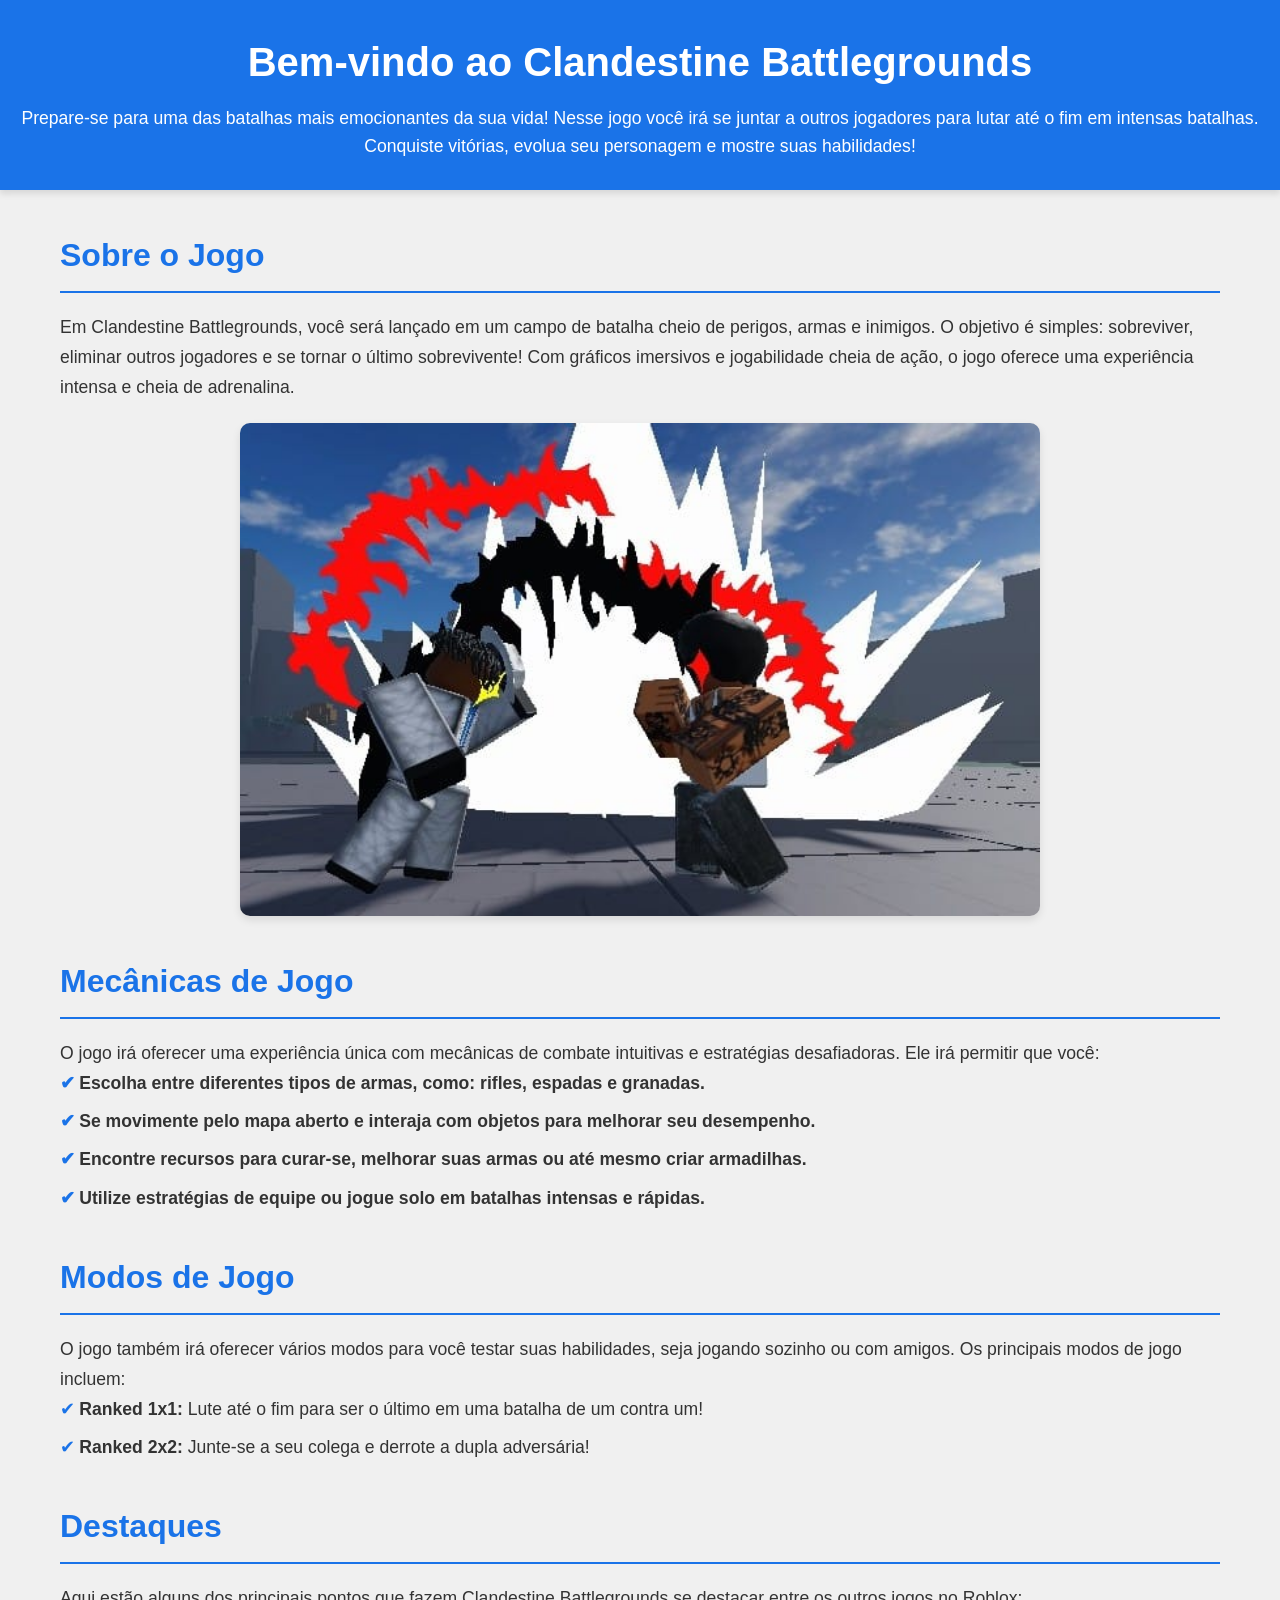
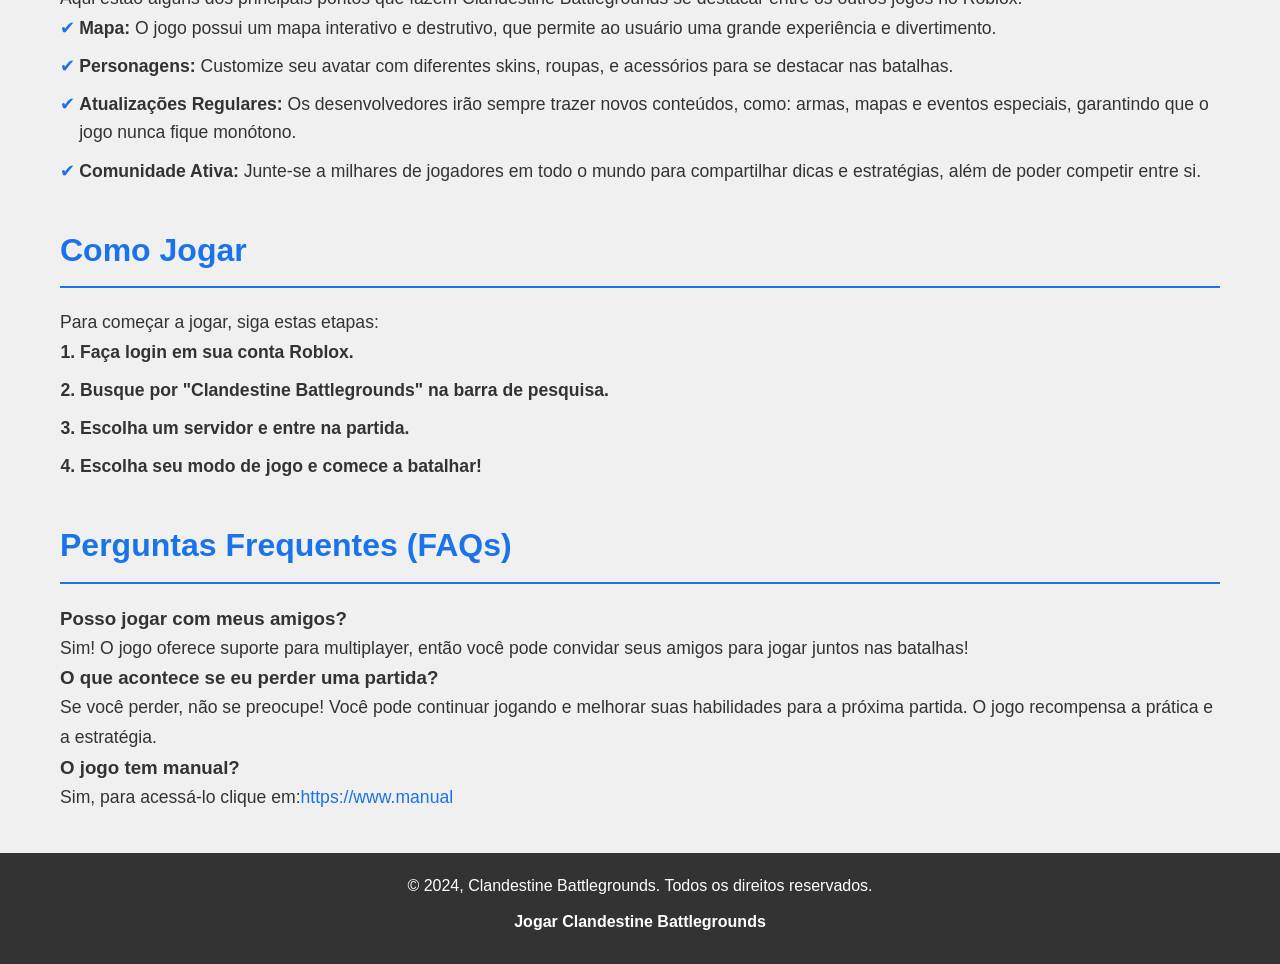
<file: index.html>
<!DOCTYPE html>
<html lang="pt-br">
<head>
    <meta charset="UTF-8">
    <meta name="viewport" content="width=device-width, initial-scale=1.0">
    <meta name="description" content="Descubra o mundo de Battlegrounds no Roblox - um jogo emocionante de batalhas intensas e ação multiplayer. Prepare-se para a batalha!">
    <title>Clandestine Battlegrounds</title>
    <link rel="stylesheet" href="CBC.css">
    <link rel="shortcut icon" href="Imagem do Jogo.jpg" type="image/x-icon">
</head>
<body>

    <!-- Introdução -->
<header>
    <h1>Bem-vindo ao Clandestine Battlegrounds</h1>
    <p>Prepare-se para uma das batalhas mais emocionantes da sua vida! Nesse jogo você irá se juntar a outros jogadores para lutar até o fim em intensas batalhas.
        Conquiste vitórias, evolua seu personagem e mostre suas habilidades!</p>      
</header>

    <!-- Características -->
<main>
    <section id="sobre-o-jogo">
        <h2>Sobre o Jogo</h2>
        <p>Em Clandestine Battlegrounds, você será lançado em um campo de batalha cheio de perigos, armas e inimigos. O objetivo é simples:
            sobreviver, eliminar outros jogadores e se tornar o último sobrevivente! Com gráficos imersivos e jogabilidade cheia de ação, o jogo oferece uma experiência intensa e cheia de adrenalina.</p>
        <img src="Imagem do Jogo.jpg" alt="Imagem do Jogo Battlegrounds" />
    </section>

    <!-- Mecânicas -->
    <section id="mecânicas-de-jogo">
        <h2>Mecânicas de Jogo</h2>
        <p>O jogo irá oferecer uma experiência única com mecânicas de combate intuitivas e estratégias desafiadoras. Ele irá permitir que você:</p>
        <ul>
            <strong>
                <li>Escolha entre diferentes tipos de armas, como: rifles, espadas e granadas.</li>
                <li>Se movimente pelo mapa aberto e interaja com objetos para melhorar seu desempenho.</li>
                <li>Encontre recursos para curar-se, melhorar suas armas ou até mesmo criar armadilhas.</li>
                <li>Utilize estratégias de equipe ou jogue solo em batalhas intensas e rápidas.</li>
            </strong>
        </ul>
    </section>

    <!-- Jogabilidade -->
    <section id="modos-de-jogo">
        <h2>Modos de Jogo</h2>
        <p>O jogo também irá oferecer vários modos para você testar suas habilidades, seja jogando sozinho ou com amigos. Os principais modos de jogo incluem:</p>
        <ul>
            <li><strong>Ranked 1x1:</strong> Lute até o fim para ser o último em uma batalha de um contra um!</li>
            <li><strong>Ranked 2x2:</strong> Junte-se a seu colega e derrote a dupla adversária!</li>
        </ul>
    </section>

    <section id="destaques-do-jogo">
        <h2>Destaques</h2>
        <p>Aqui estão alguns dos principais pontos que fazem Clandestine Battlegrounds se destacar entre os outros jogos no Roblox:</p>
        <ul>
            <li><strong>Mapa:</strong> O jogo possui um mapa interativo e destrutivo, que permite ao usuário uma grande experiência e divertimento.</li>
            <li><strong>Personagens:</strong> Customize seu avatar com diferentes skins, roupas, e acessórios para se destacar nas batalhas.</li>
            <li><strong>Atualizações Regulares:</strong> Os desenvolvedores irão sempre trazer novos conteúdos, como: armas, mapas e eventos especiais, garantindo que o jogo nunca fique monótono.</li>
            <li><strong>Comunidade Ativa:</strong> Junte-se a milhares de jogadores em todo o mundo para compartilhar dicas e estratégias, além de poder competir entre si.</li>
        </ul>
    </section>

    <section id="como-jogar">
        <h2>Como Jogar</h2>
        <p>Para começar a jogar, siga estas etapas:</p>
        <ol>
            <strong>
                <li>Faça login em sua conta Roblox.</li>
                <li>Busque por "Clandestine Battlegrounds" na barra de pesquisa.</li>
                <li>Escolha um servidor e entre na partida.</li>
                <li>Escolha seu modo de jogo e comece a batalhar!</li>
            </strong>
        </ol>
    </section>

    <!-- Dúvidas -->
    <section id="faqs">
        <h2>Perguntas Frequentes (FAQs)</h2>
        <h3>Posso jogar com meus amigos?</h3>
        <p>Sim! O jogo oferece suporte para multiplayer, então você pode convidar seus amigos para jogar juntos nas batalhas!</p>
        <h3>O que acontece se eu perder uma partida?</h3>
        <p>Se você perder, não se preocupe! Você pode continuar jogando e melhorar suas habilidades para a próxima partida. O jogo recompensa a prática e a estratégia.</p>
        <h3>O jogo tem manual?</h3>
        <p>Sim, para acessá-lo clique em:<a href="Manual.html" target="_blank">https://www.manual</a></p>
    </section>
</main>

<footer>
    <p>© 2024, Clandestine Battlegrounds. Todos os direitos reservados.</p>
    <p><a href="https://www.roblox.com/pt/games/89088739938453/Clandestine-Battlegrounds">Jogar Clandestine Battlegrounds</a></p>
</footer>

</body>
</html>
</file>
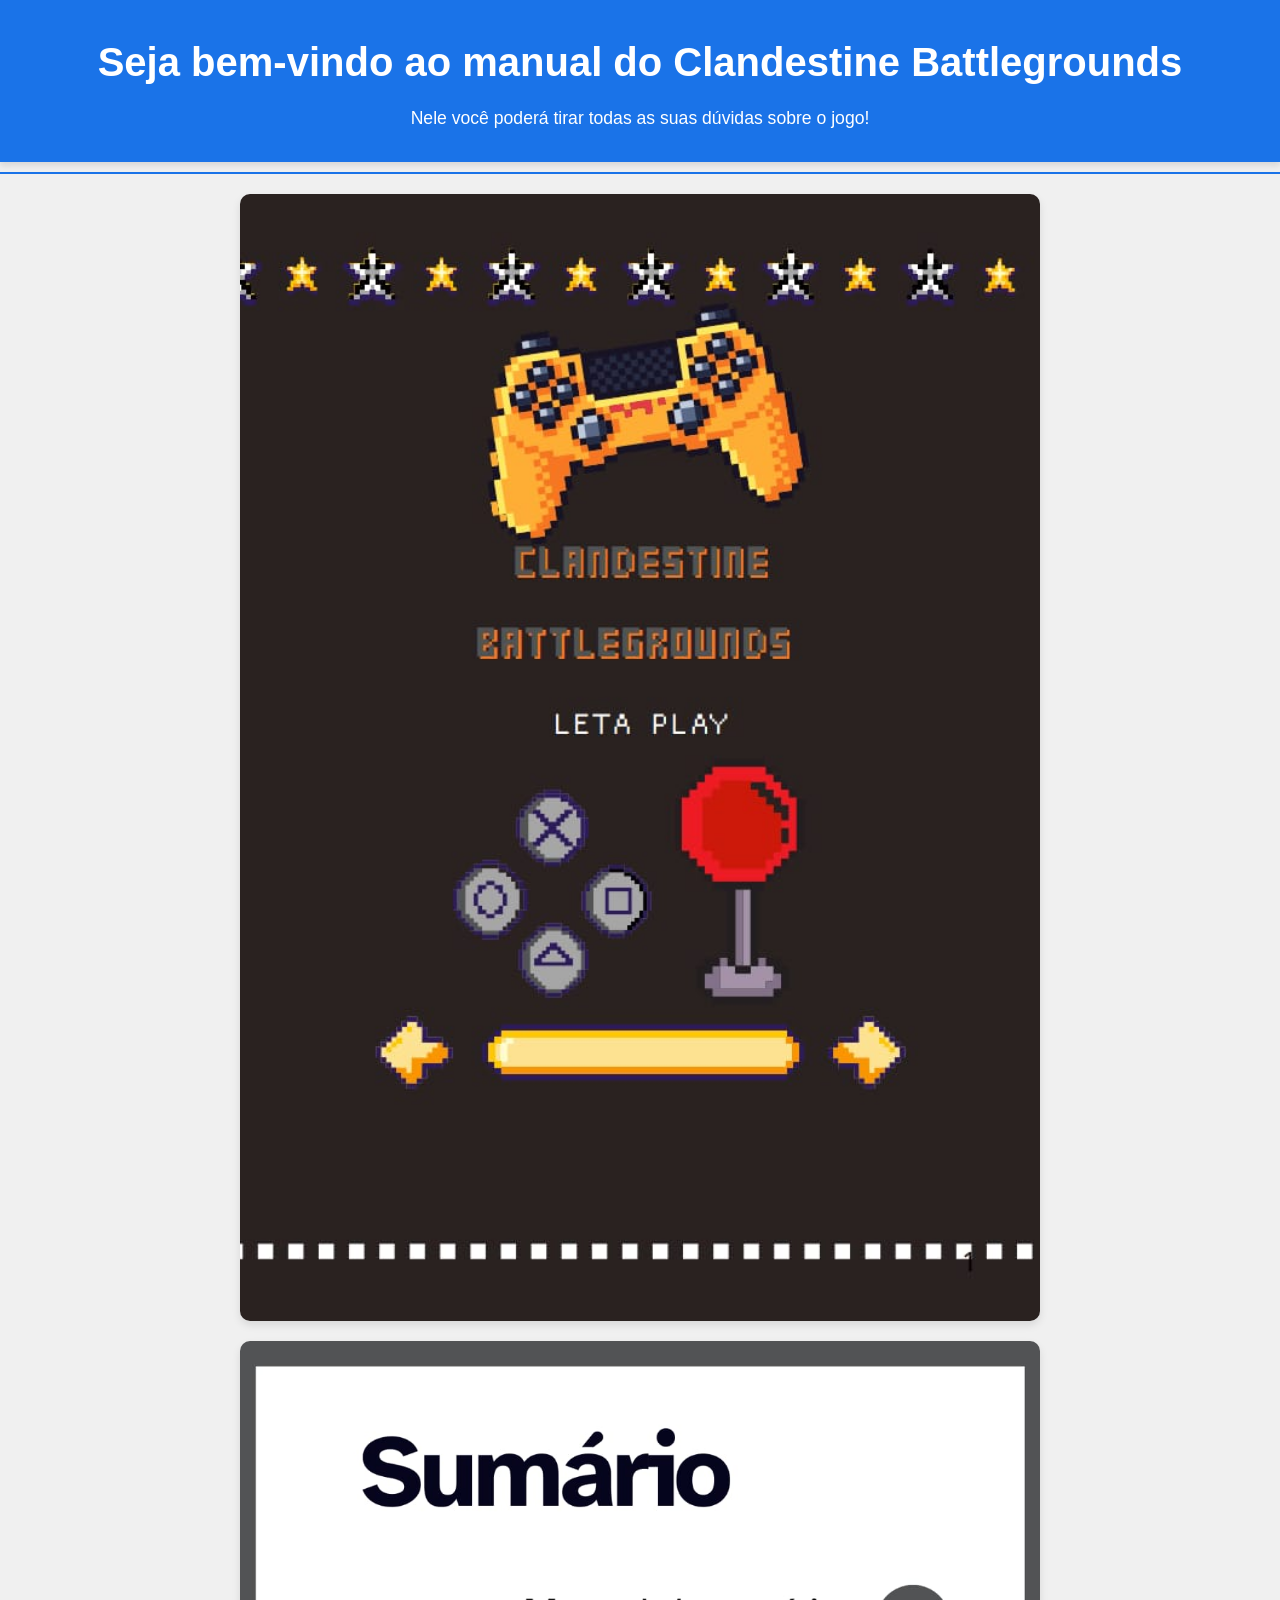
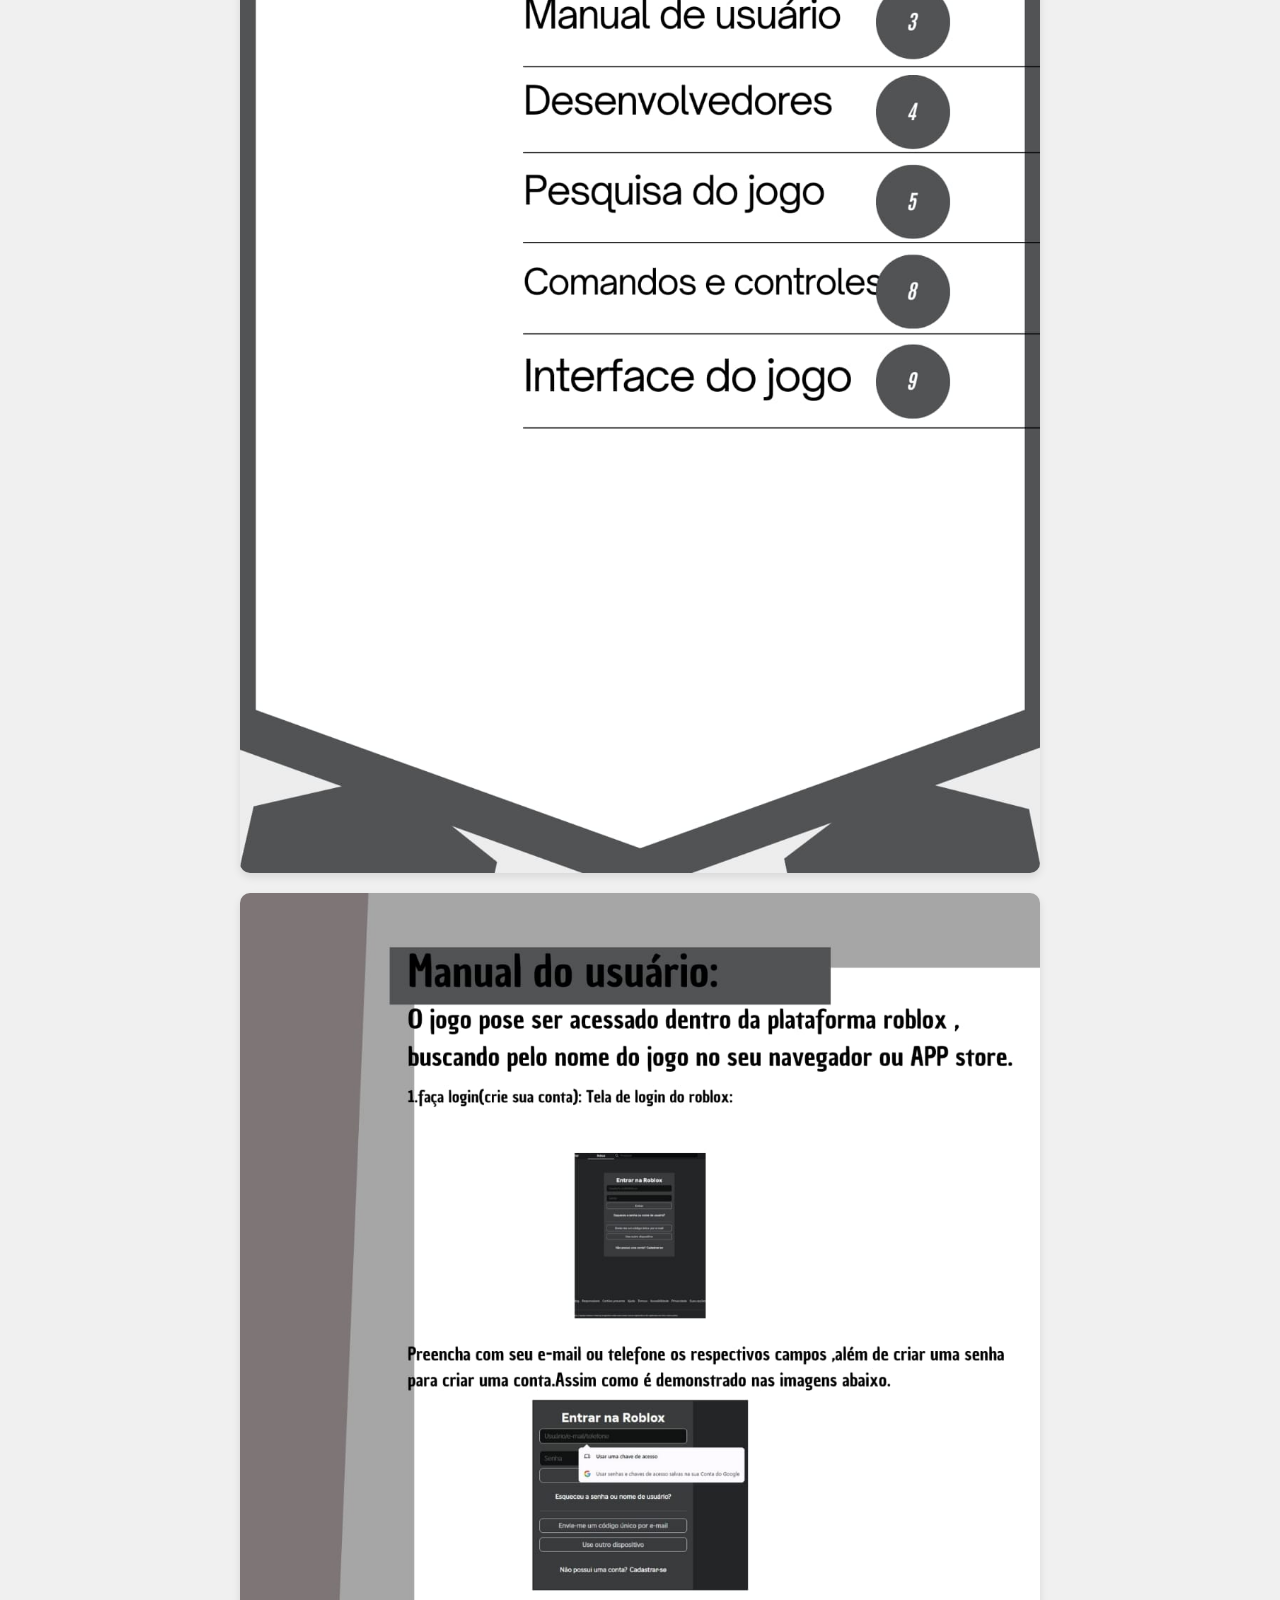
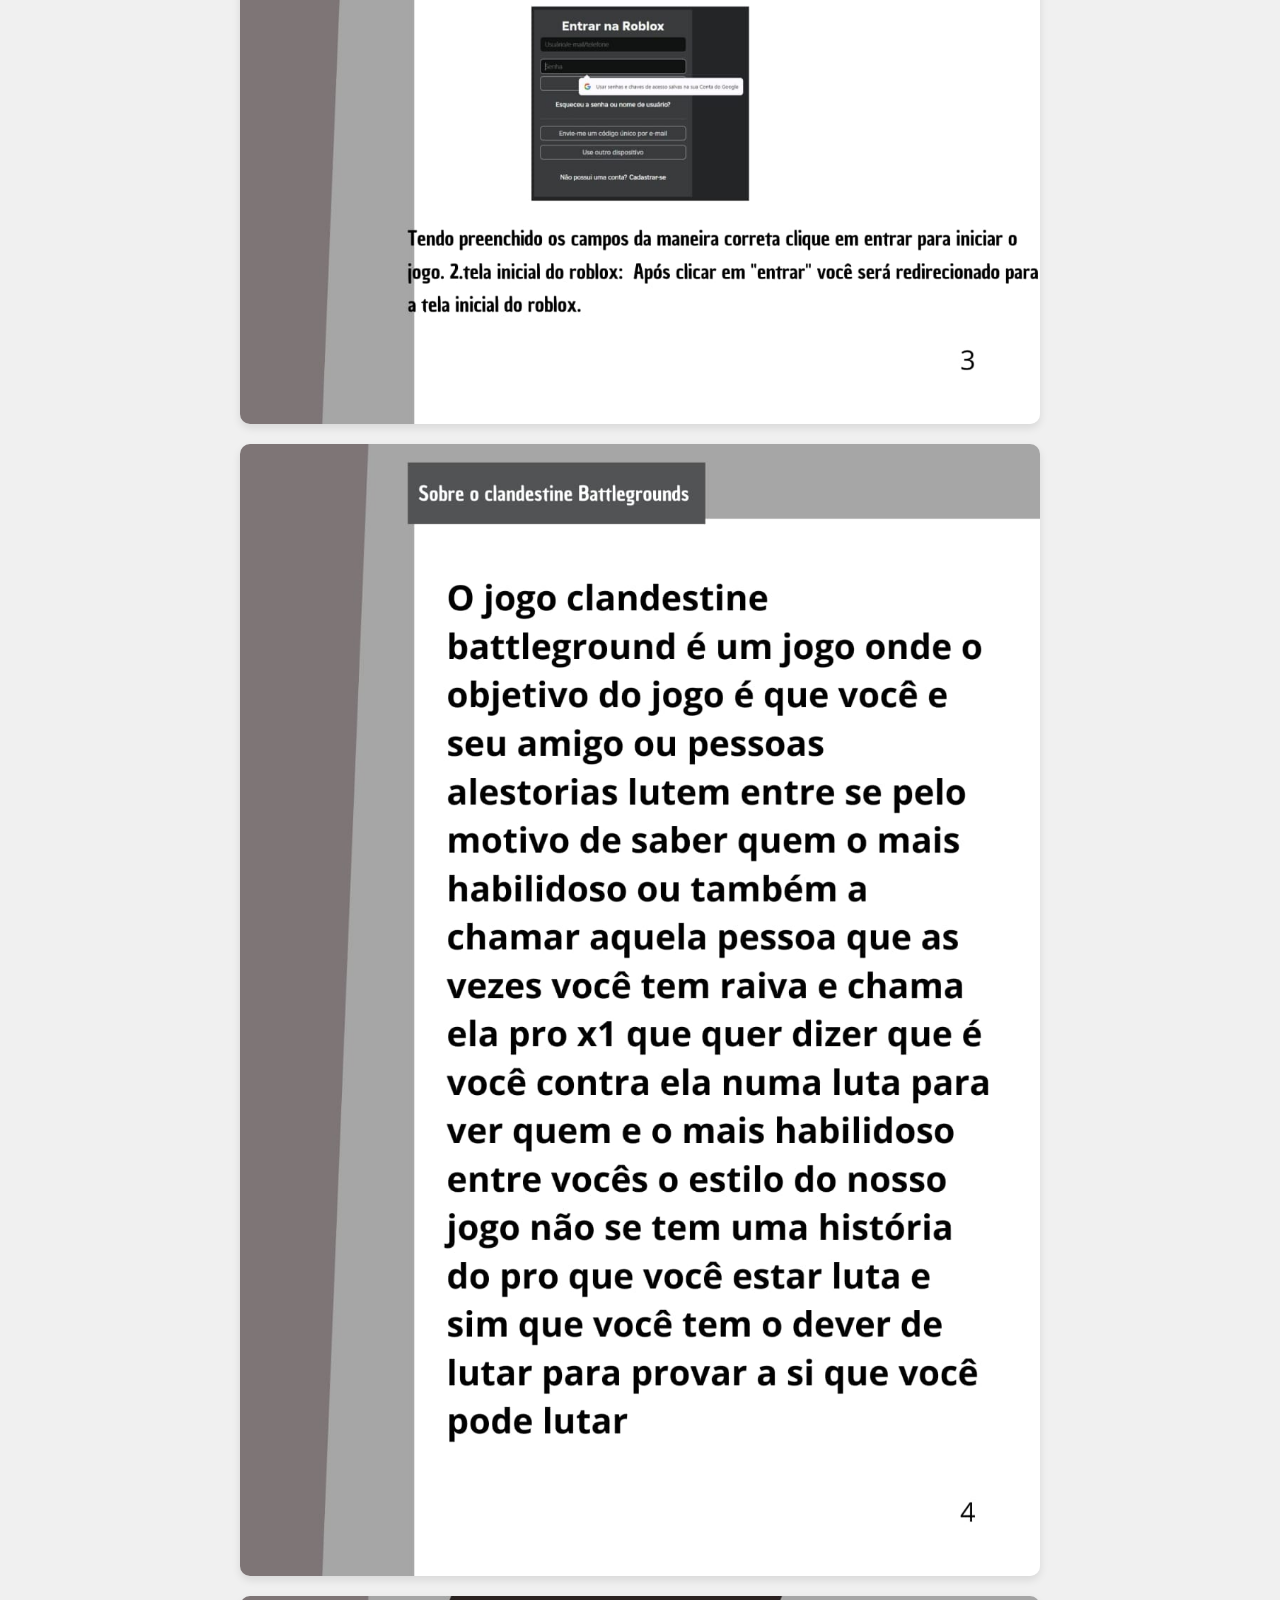
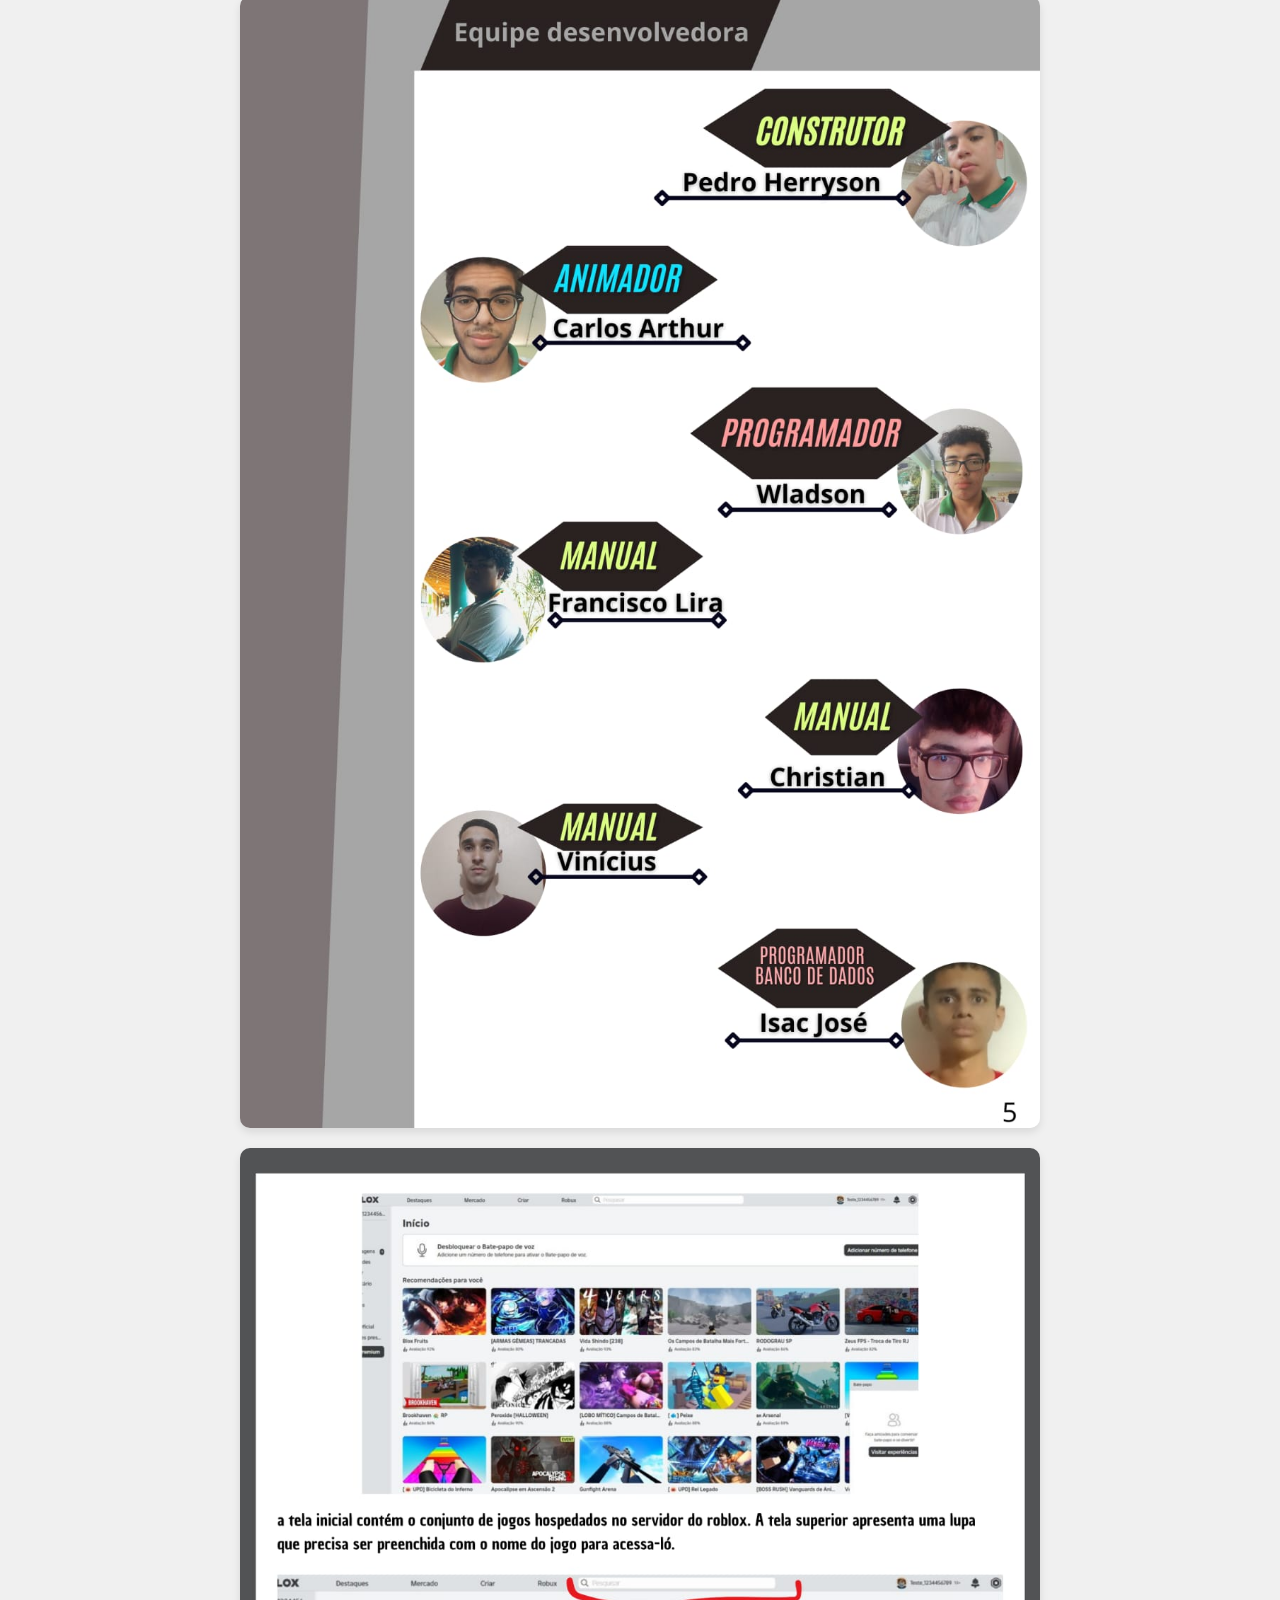
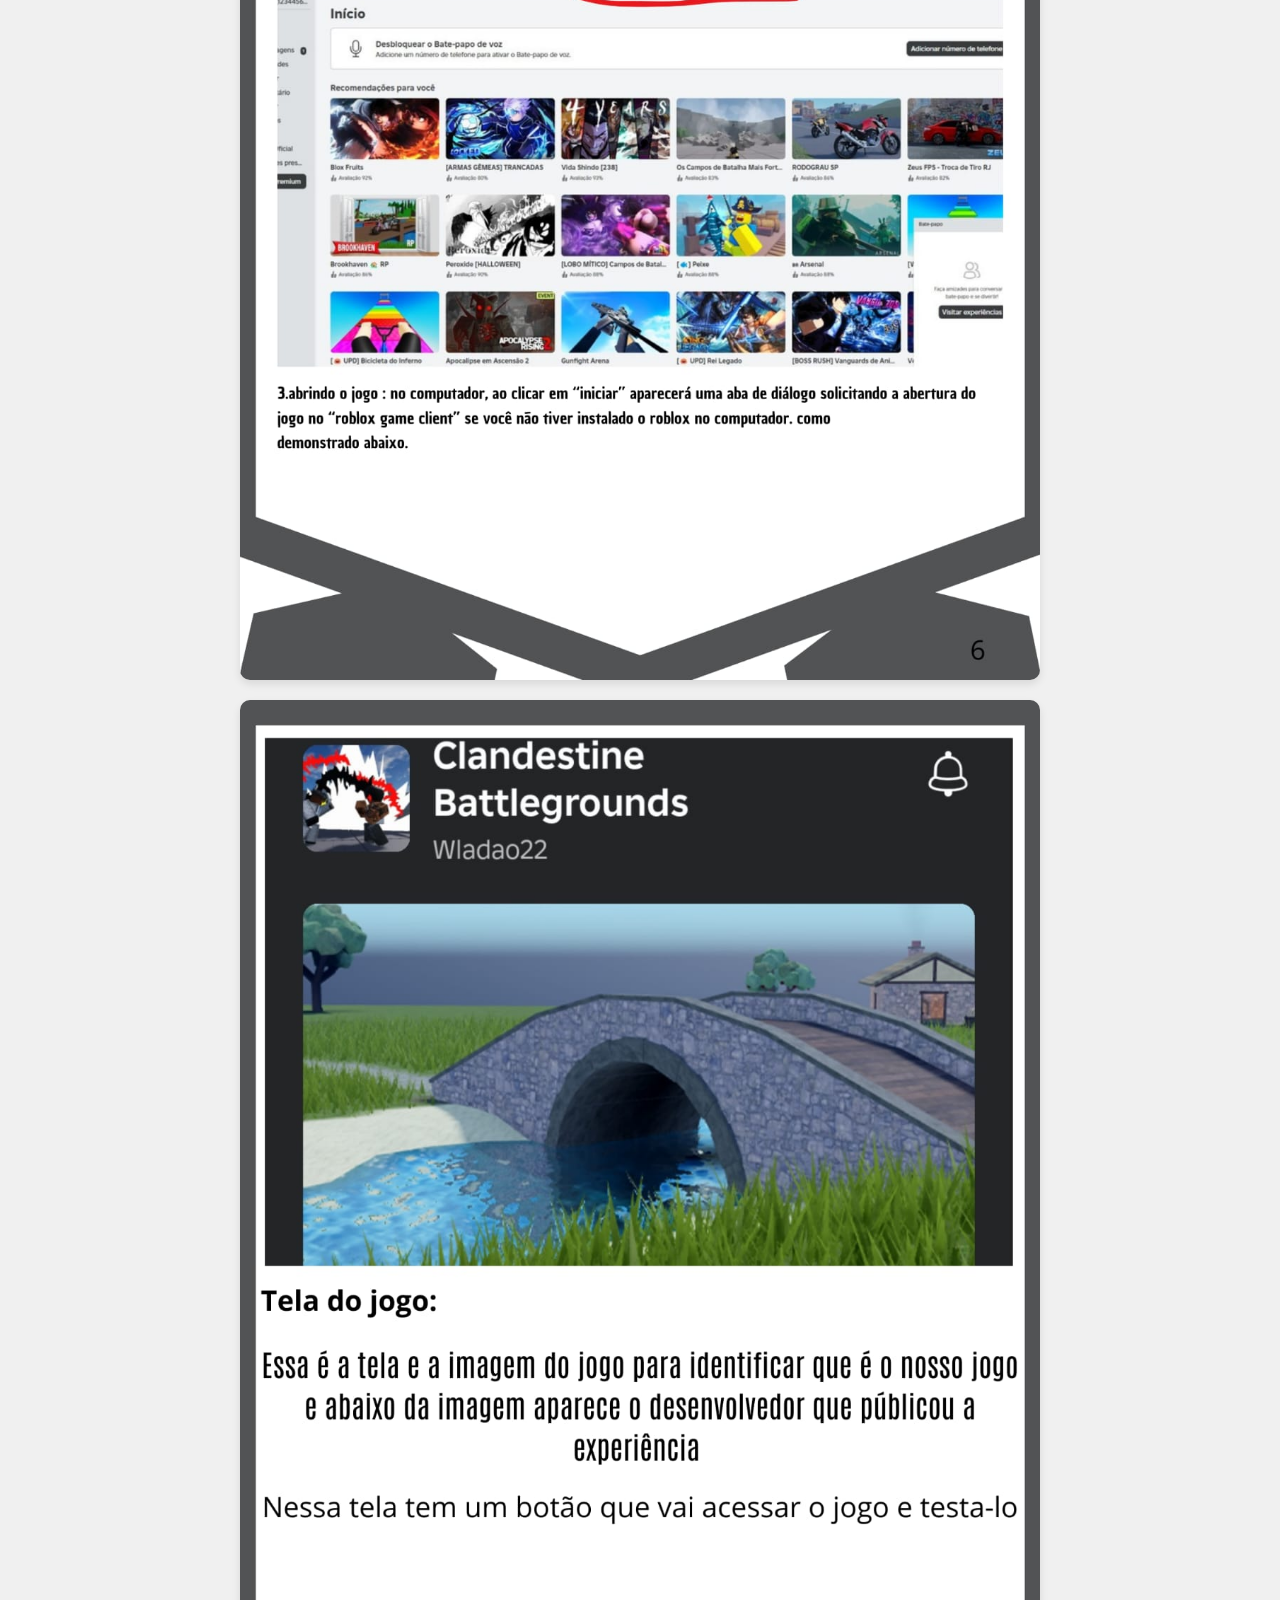
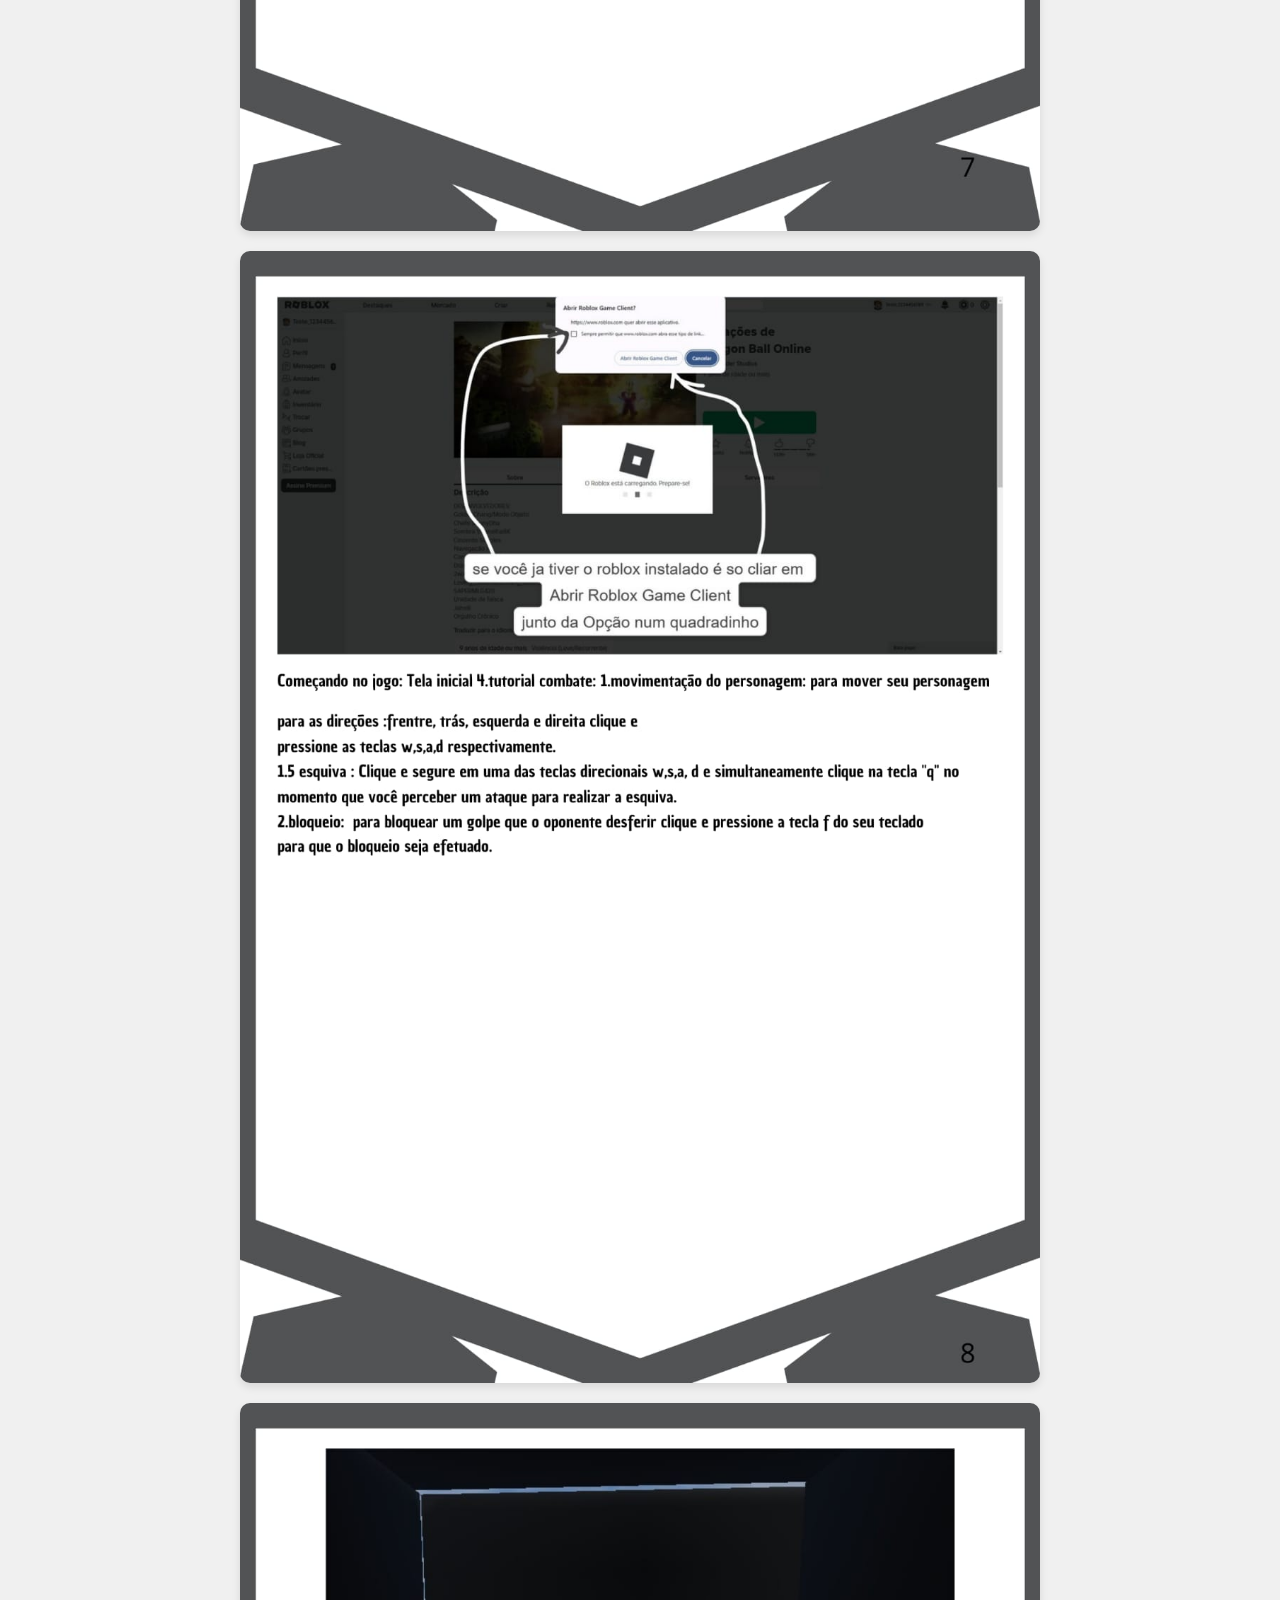
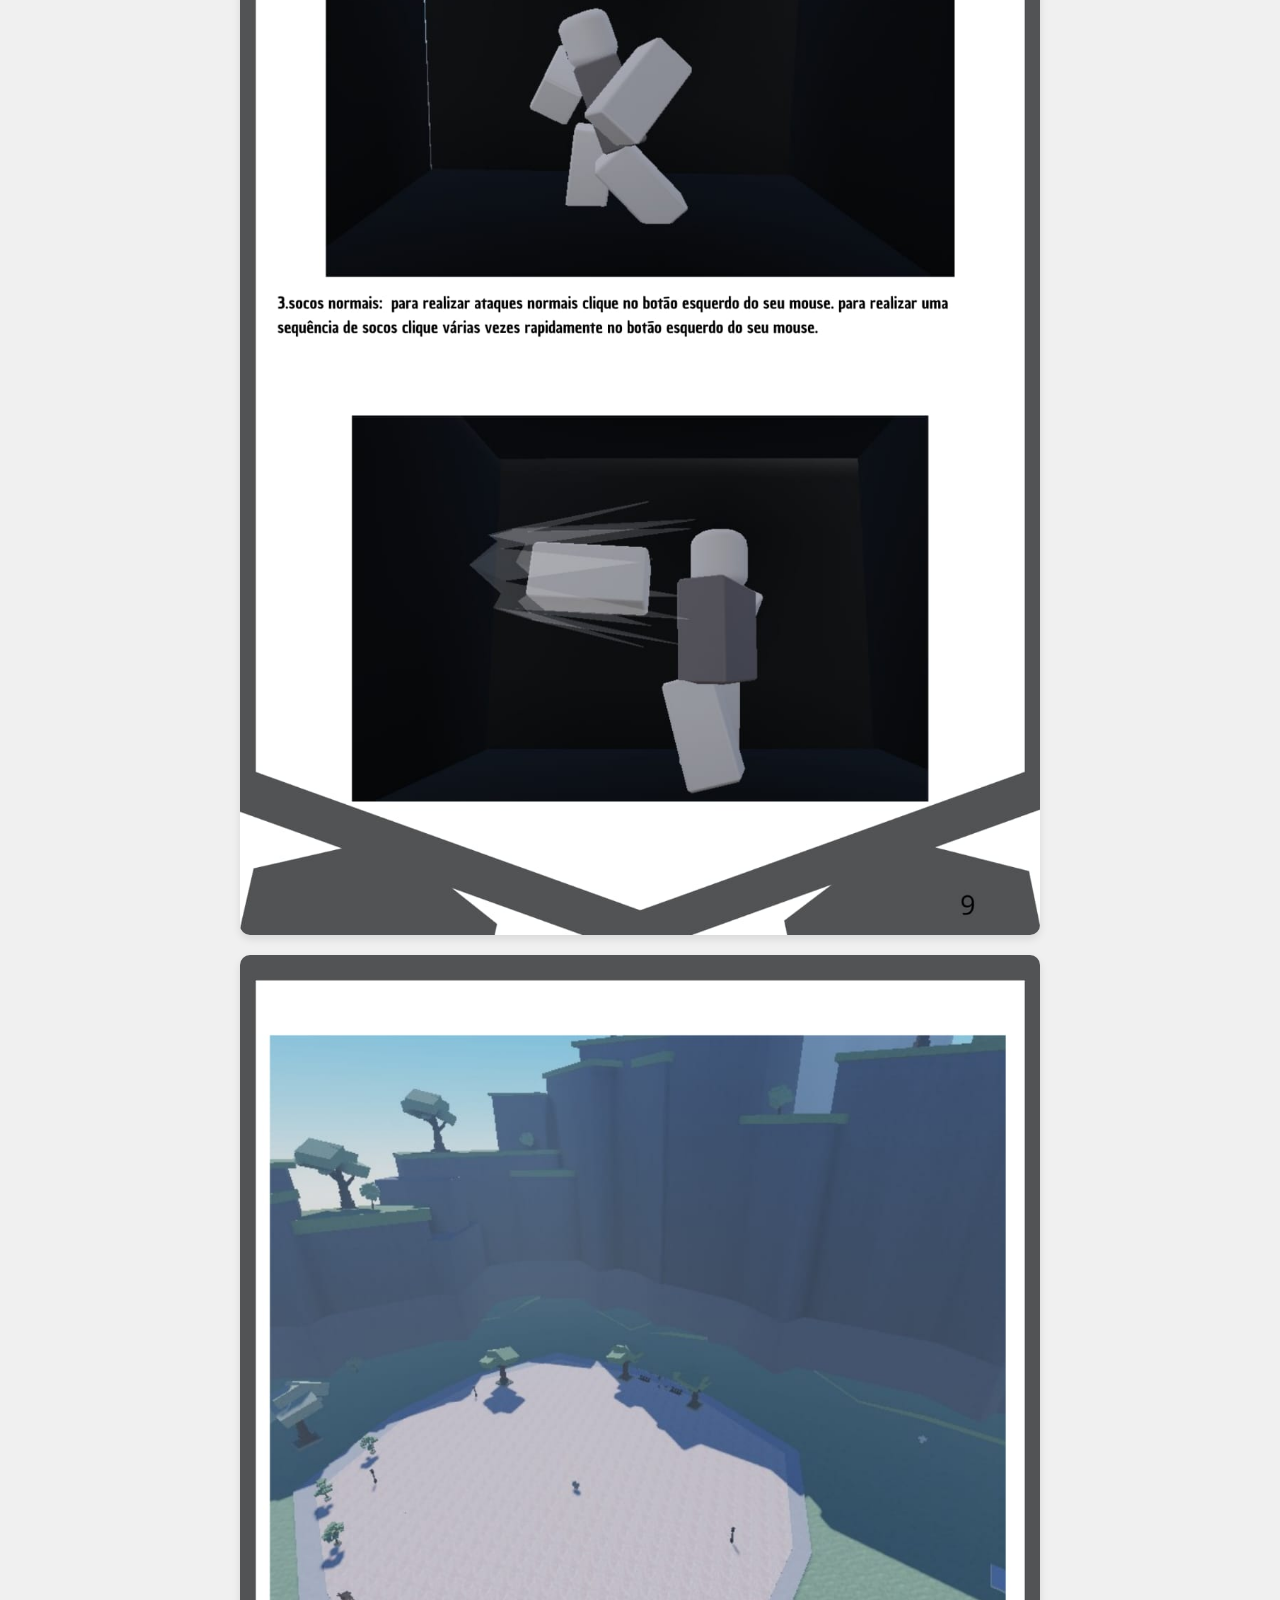
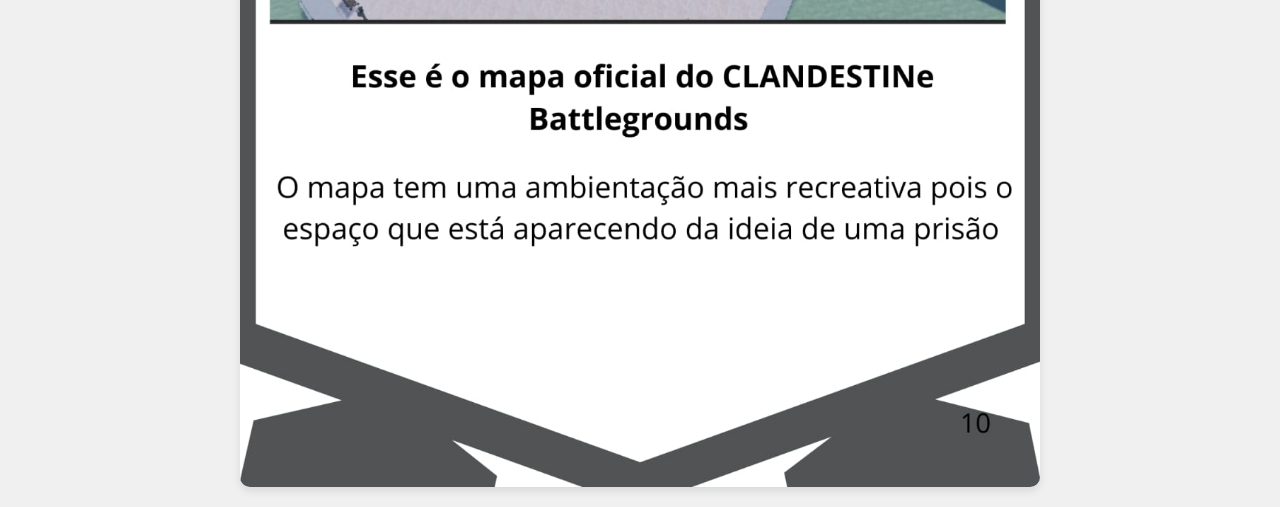
<file: Manual.html>
<!DOCTYPE html>
<html lang="pt-br">
<head>
    <meta charset="UTF-8">
    <meta name="viewport" content="width=device-width, initial-scale=1.0">
    <title>Manual do Clandestine Battlegrounds</title>
    <link rel="stylesheet" href="Manual.css">
    <link rel="shortcut icon" href="Imagem1.jpg" type="image/x-icon">
</head>
<body>

    <!-- Características Gerais -->
<header>
    <h1>Seja bem-vindo ao manual do Clandestine Battlegrounds</h1>
    <p>Nele você poderá tirar todas as suas dúvidas sobre o jogo!</p>      
</header>

    <section id="">
        <h2></h2>
    <img src="Imagem1.jpg" alt="" />
    <img src="Imagem2.jpg" alt="" />
    <img src="Imagem3.jpg" alt="" />
    <img src="Imagem4.jpg" alt="" />
    <img src="Imagem5.jpg" alt="" />
    <img src="Imagem6.jpg" alt="" />
    <img src="Imagem7.jpg" alt="" />
    <img src="Imagem8.jpg" alt="" />
    <img src="Imagem9.jpg" alt="" />
    <img src="Imagem10.jpg" alt="" />
    </section>

</body>
</html>
</file>
<file: CBC.css>
@charset "UTF-8";
* {
    margin: 0;
    padding: 0;
    box-sizing: border-box;
}

body {
    font-family: 'Arial', sans-serif;
    background-color: #f0f0f0;
    color: #333;
    line-height: 1.6;
}

header {
    background-color: #1a73e8;
    color: #fff;
    padding: 30px 20px;
    text-align: center;
    box-shadow: 0 4px 6px rgba(0, 0, 0, 0.1);
}

header h1 {
    font-size: 2.5rem;
    margin-bottom: 10px;
}

header p {
    font-size: 1.1rem;
    margin-top: 5px;
}

main {
    max-width: 1200px;
    margin: 40px auto;
    padding: 0 20px;
}

/* Seções */
section {
    margin-bottom: 40px;
}

section h2 {
    font-size: 2rem;
    color: #1a73e8;
    border-bottom: 2px solid #1a73e8;
    padding-bottom: 10px;
    margin-bottom: 20px;
}

section p {
    font-size: 1.1rem;
    line-height: 1.7;
}

section ul {
    list-style-type: none;
    padding-left: 0;
}

section ul li {
    font-size: 1.1rem;
    margin-bottom: 10px;
    padding-left: 1.2rem;
    position: relative;
}

section ul li::before {
    content: "✔";
    color: #1a73e8;
    position: absolute;
    left: 0;
    top: 0;
}

/* Imagem do Jogo */
section img {
    width: 100%;
    max-width: 800px;
    display: block;
    margin: 20px auto;
    border-radius: 10px;
    box-shadow: 0 4px 8px rgba(0, 0, 0, 0.1);
}

/* Estilo para a Lista Ordenada */
section ol {
    padding-left: 20px;
}

section ol li {
    font-size: 1.1rem;
    margin-bottom: 10px;
}

/* Estilo do Rodapé */
footer {
    background-color: #333;
    color: #fff;
    text-align: center;
    padding: 20px;
}

footer p {
    font-size: 1rem;
    margin-bottom: 10px;
}

footer a {
    color: #fff;
    text-decoration: none;
    font-weight: bold;
}

footer a:hover {
    color: #1a73e8;
}

/* Estilo para Links */
a {
    color: #1a73e8;
    text-decoration: none;
}

a:hover {
    text-decoration: underline;
}

/* Responsividade */
@media (max-width: 768px) {
    header h1 {
        font-size: 2rem;
    }

    header p {
        font-size: 1rem;
    }

    section h2 {
        font-size: 1.6rem;
    }

    section p {
        font-size: 1rem;
    }

    section ul li, section ol li {
        font-size: 1rem;
    }

    footer p {
        font-size: 0.9rem;
    }
}
</file>
<file: Manual.css>
@charset "UTF-8";
* {
    margin: 0;
    padding: 0;
    box-sizing: border-box;
}

body {
    font-family: 'Arial', sans-serif;
    background-color: #f0f0f0;
    color: #333;
    line-height: 1.6;
}

header {
    background-color: #1a73e8;
    color: #fff;
    padding: 30px 20px;
    text-align: center;
    box-shadow: 0 4px 6px rgba(0, 0, 0, 0.1);
}

header h1 {
    font-size: 2.5rem;
    margin-bottom: 10px;
}

header p {
    font-size: 1.1rem;
    margin-top: 5px;
}

main {
    max-width: 1200px;
    margin: 40px auto;
    padding: 0 20px;
}

/* Seções */
section h2 {
    font-size: 2rem;
    color: #1a73e8;
    border-bottom: 2px solid #1a73e8;
    padding-bottom: 10px;
    margin-bottom: 20px;
}

/* Imagem do Jogo */
section img {
    width: 100%;
    max-width: 800px;
    display: block;
    margin: 20px auto;
    border-radius: 10px;
    box-shadow: 0 4px 8px rgba(0, 0, 0, 0.1);
}
</file>
